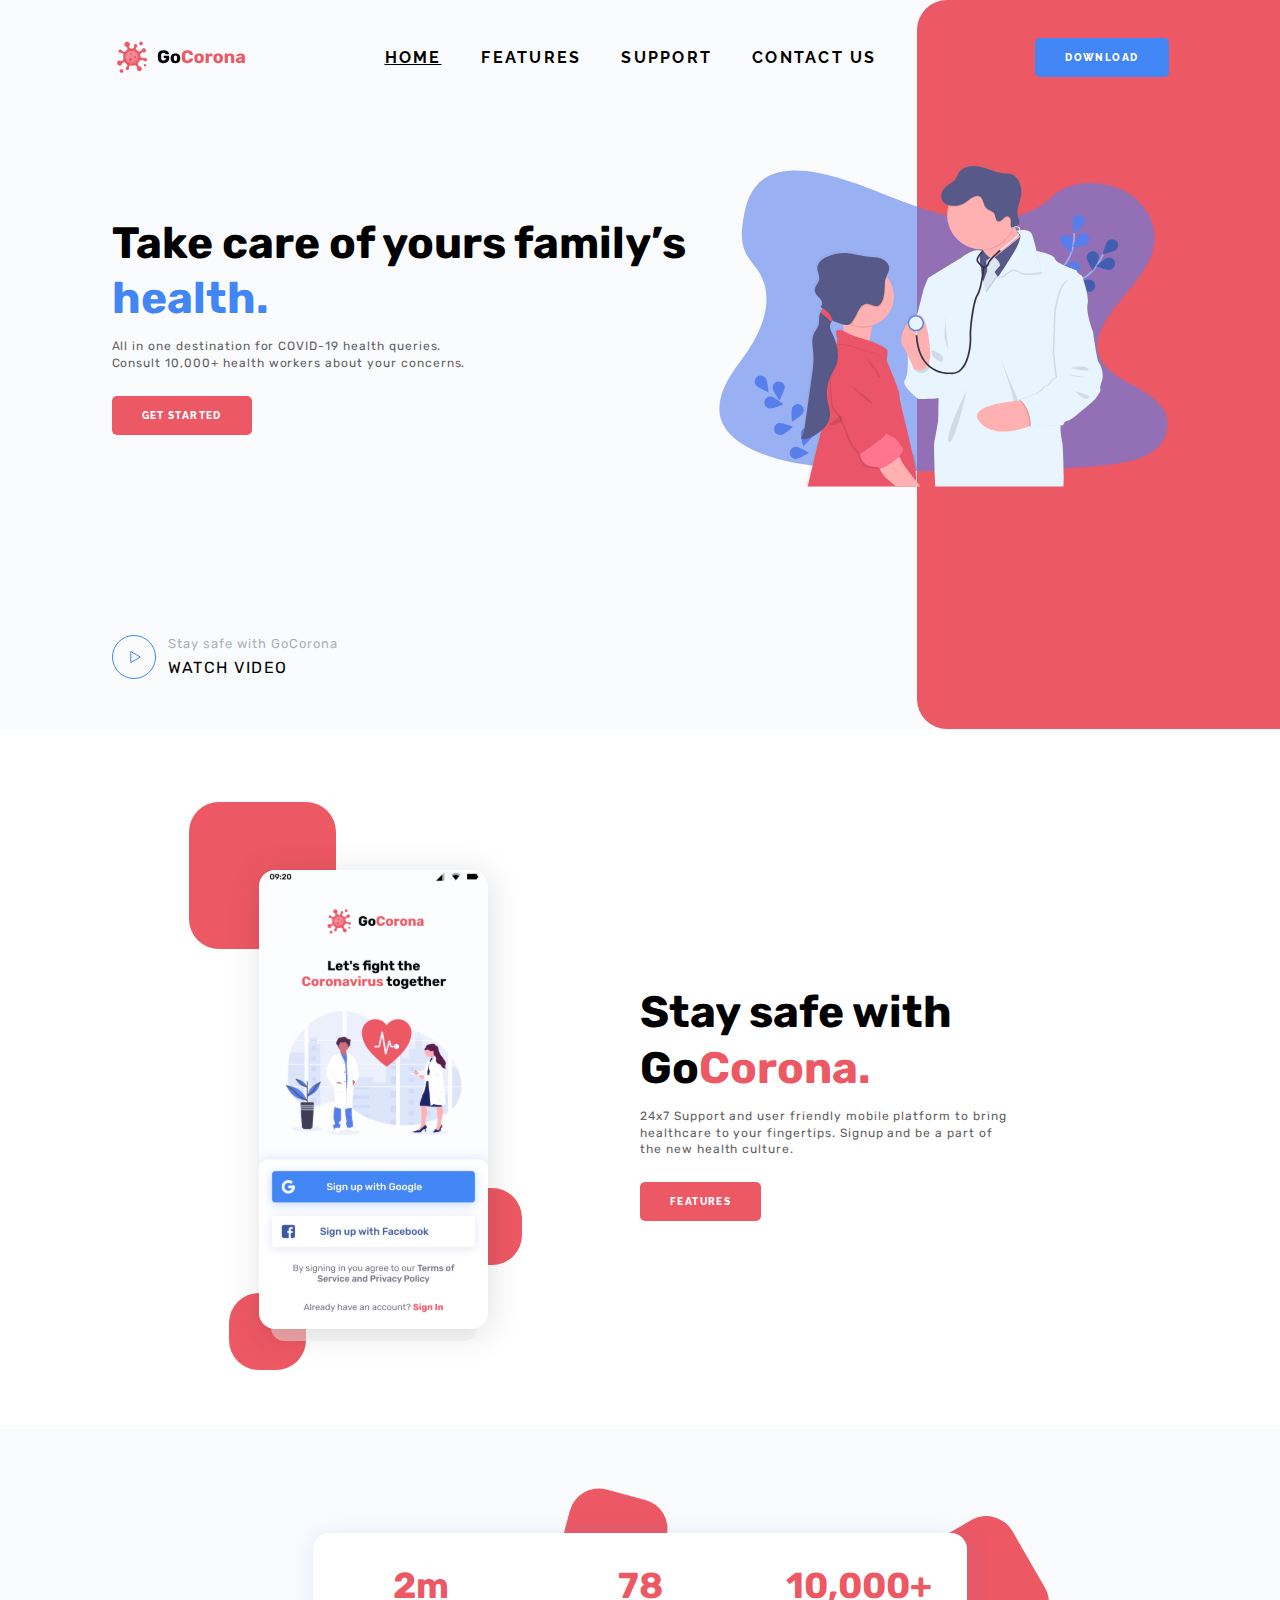
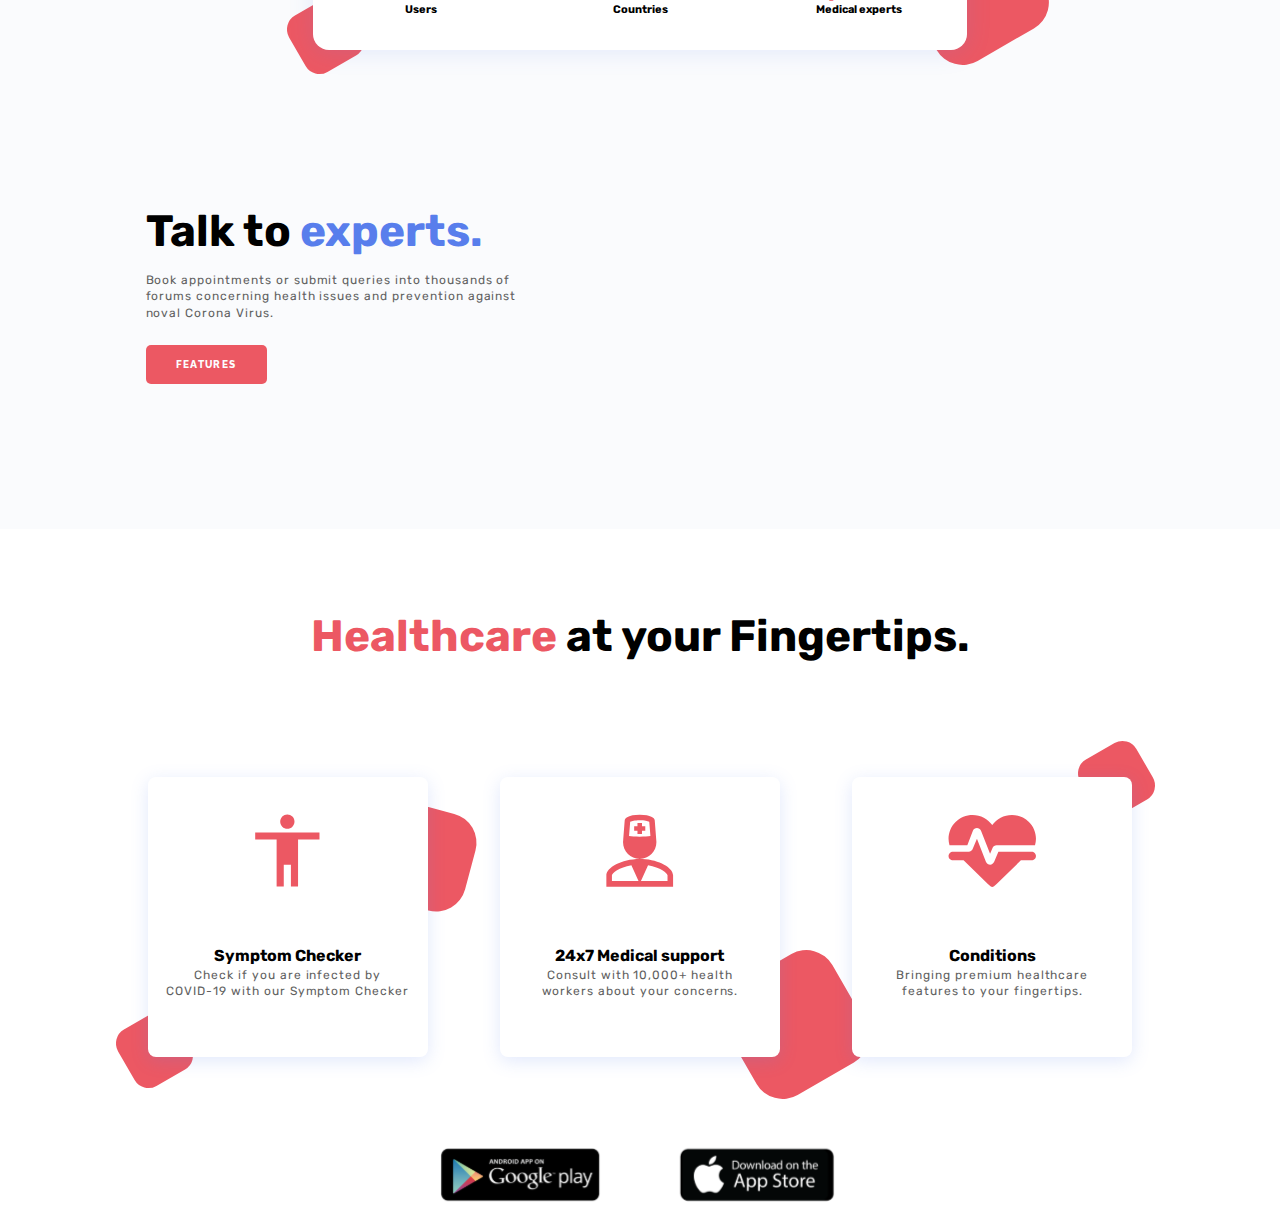
<file: index.html>
<!DOCTYPE html>
<html>
	<head>
		<meta charset="UTF-8">
		<meta name="viewport" content="width=device-width, initial-scale=1.0">
		<link rel="stylesheet" href="css/style.css">
		<title>GoCorona</title>
	</head>
	<body>
		<div class="wrapper">
			<header id="open" class="header">
				<div id="close" class="header__container">
					<a href="" class="header__logo">
						<img src="img/logo.svg" alt="Логотип">
					</a>
					<div class="header__menu menu">
						<nav class="menu__body">
							<ul class="menu__list">
								<li class="menu__item"><a href="#!" class="menu__link menu__link-a">HOME</a></li>
								<li class="menu__item"><a href="#!" class="menu__link">FEATURES</a></li>
								<li class="menu__item"><a href="#!" class="menu__link">SUPPORT</a></li>
								<li class="menu__item"><a href="contact_us.html" class="menu__link">CONTACT US</a></li>
							</ul>
						</nav>
					</div>
					<div class="header__button">
						<a href="#" class="button button_blue">DOWNLOAD</a>
						<a href="#open" class="icon-menu"><span></span></a>
						<a href="#close" class="close-icon-menu"></a>
					</div>
				</div>
			</header>
			<main class="main">
				<section class="get-started">
					<div class="get-started__container">
						<div class="inner">
							<div class="get-started__content">
								<h1 class="content__title">Take care of yours family’s <span class="text_blue">health.</span></h1>
								<p class="content__text">All in one destination for COVID-19 health queries.  Consult 10,000+ health workers about your concerns.</p>
								<a href="#!" class="button">GET STARTED</a>
							</div>
							<div class="get-started__image">
								<img src="img/docotor.svg" alt="doctor">
							</div>
						</div>
						<div class="get-started__video">
							<div class="video__icon">
								<img src="img/play.svg" alt="play">
							</div>
							<div class="video__descr">
								<p class="video__descr-text">Stay safe with GoCorona</p>
								<p class="video__descr-watch">Watch Video</p>
							</div>

						</div>
					</div>
				</section>
				<section class="stay-safe">
					<div class="stay-safe__container">
						<div class="stay-safe__media">
							<div class="stay-safe-s">
								<div class="media__image">
									<img src="img/phone.svg" alt="phone" class="media__image-img">
	
								</div>
								<div class="decor decor1"></div>
								<div class="decor decor2"></div>
								<div class="decor decor3"></div>
							</div>
							
							
						
						</div>
						<div class="get-started__content media-text">
							<h1 class="content__title">Stay safe with Go<span class="text_red">Corona.</span></h1>
							<p class="content__text">24x7 Support and user friendly mobile platform to bring healthcare to your fingertips. Signup and be a part of the new health culture.</p>
							<a href="#!" class="button">FEATURES</a>
						</div>
					</div>
				</section>
				<section class="talk">
					<div class="talk__container">
						<div class="talk__users">
							<div class="users__inner">
								<div class="inner__item">
									<h2 class="inner__item-title">2m</h2>
									<p class="inner__item-text">Users</p>
								</div>
								<div class="inner__item">
									<h2 class="inner__item-title">78</h2>
									<p class="inner__item-text">Countries</p>
								</div>
								<div class="inner__item">
									<h2 class="inner__item-title">10,000+</h2>
									<p class="inner__item-text">Medical experts</p>
								</div>
							</div>
							<div class="decor square1"></div>
							<div class="decor square2"></div>
							<div class="decor square3"></div>
						</div>
						<div class="talk__player">
							<div class="talk__content">
								<h1 class="content__title">Talk to  <span class="text_l-blue">experts.</span></h1>
								<p class="content__text">Book appointments or submit queries into thousands of forums concerning health issues and prevention against noval Corona Virus.</p>
								<a href="#!" class="button">Features</a>
							</div>
							<div class="talk__video">
								<iframe width="520" height="285" src="https://www.youtube.com/embed/5DGwOJXSxqg?si=6nTfcDcVEKIM8pih" title="YouTube video player" frameborder="0" allow="accelerometer; autoplay; clipboard-write; encrypted-media; gyroscope; picture-in-picture; web-share" allowfullscreen></iframe>
							</div>
						</div>
					</div>
				</section>
				<section class="healthcare">
					<div class="healthcare__container">
						<div class="healthcare__content">
							<h1 class="content__title"><span class="text_red">Healthcare </span>at your Fingertips.</h1>
						</div>
						<div class="healthcare__cards">
							<div class="cards__cont">
								<div class="card card1">
									<img src="img/people.svg" alt="people" class="icon">
									<h3 class="card__title">Symptom Checker</h3>
									<p class="card__text">Check if you are infected by <br> COVID-19 with our Symptom Checker</p>
								</div>
								<div class="card card2">
									<img src="img/doctor2.svg" alt="doctor" class="icon">
									<h3 class="card__title">24x7 Medical support</h3>
									<p class="card__text">Consult with 10,000+ health <br> workers about your concerns.</p>
								</div>
								<div class="card card3">
									<img src="img/heart.svg" alt="heart" class="icon">
									<h3 class="card__title">Conditions</h3>
									<p class="card__text">Bringing premium healthcare <br> features to your fingertips.</p>
								</div>
							</div>
							<div class="decor square4"></div>
							<div class="decor square5"></div>
							<div class="decor square6"></div>
							<div class="decor square7"></div>
						</div>
						<div class="app__cont">
							<img src="img/google-play.svg" alt="google-play" class="app-icon">
							<img src="img/app-store.svg" alt="app-store" class="app-icon">
						</div>
					</div>
				</section>
			</main>
		</div>
	</body>
</html>
</file>
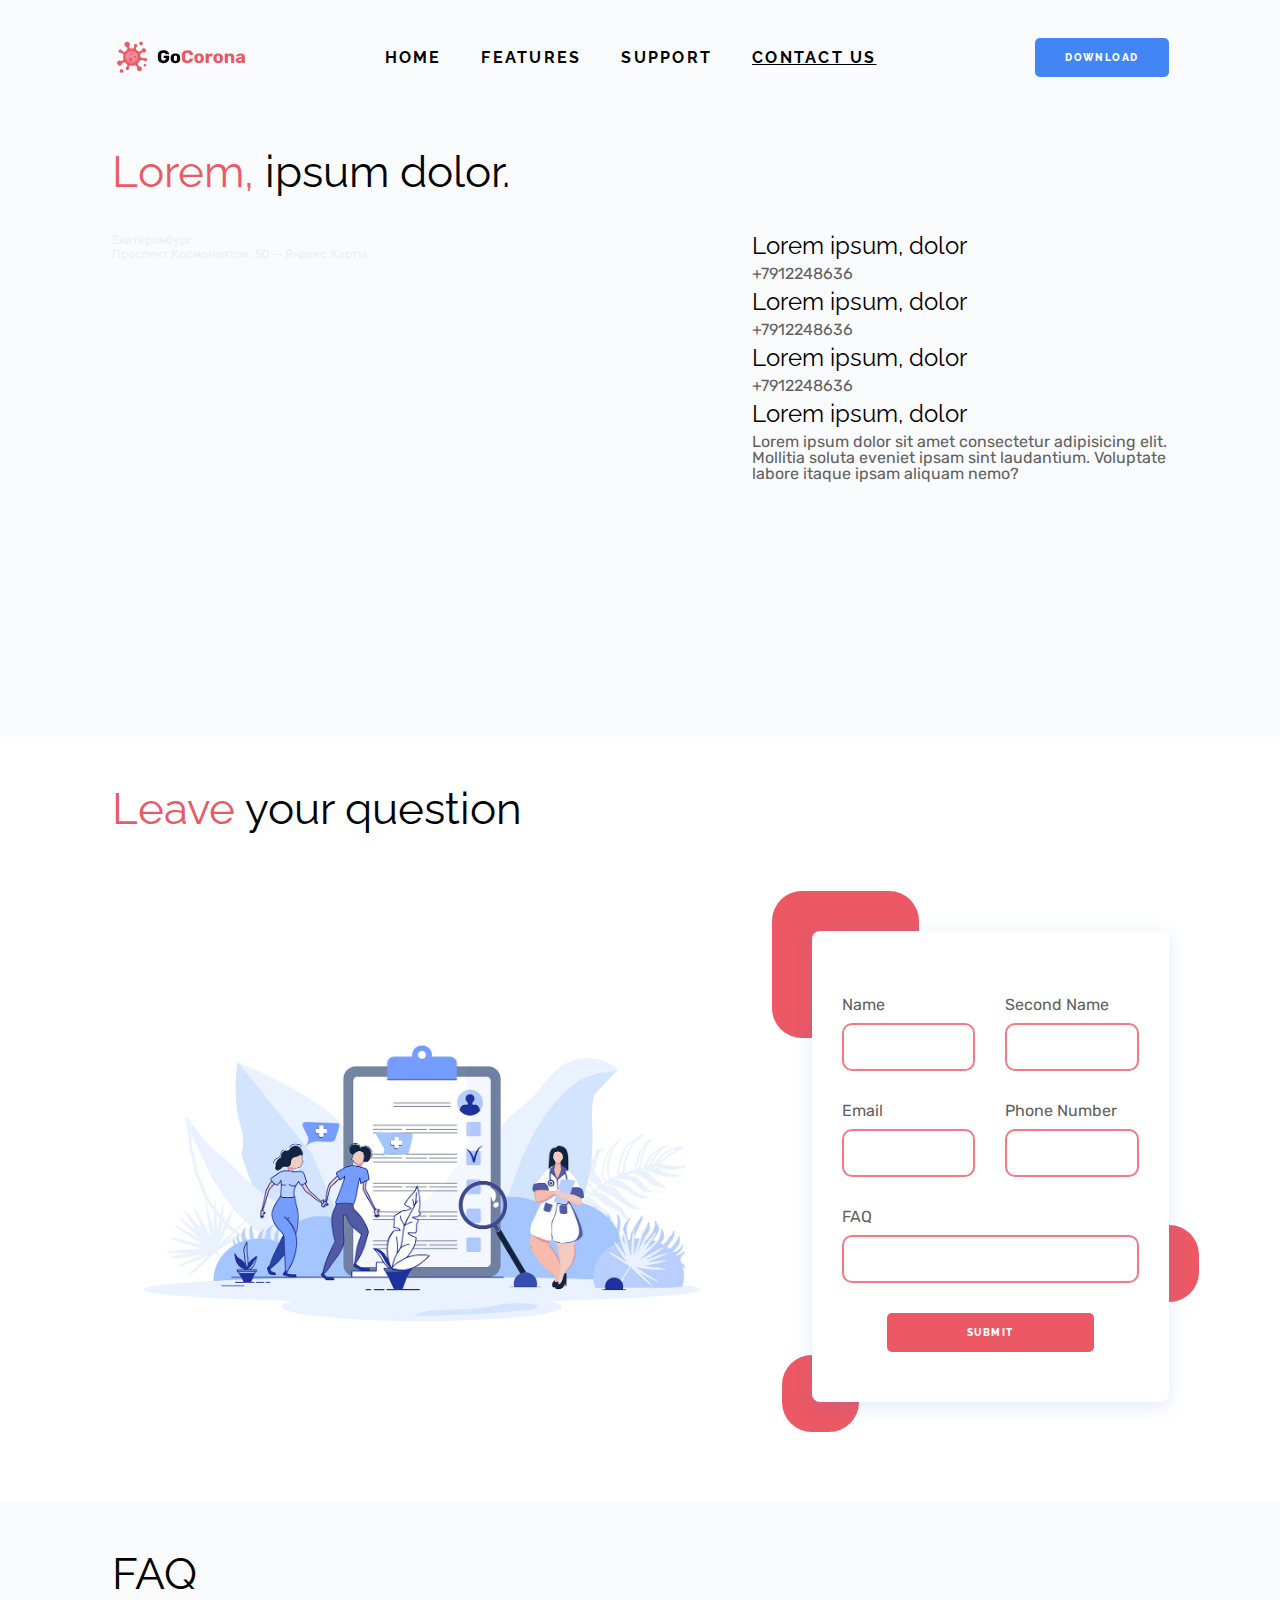
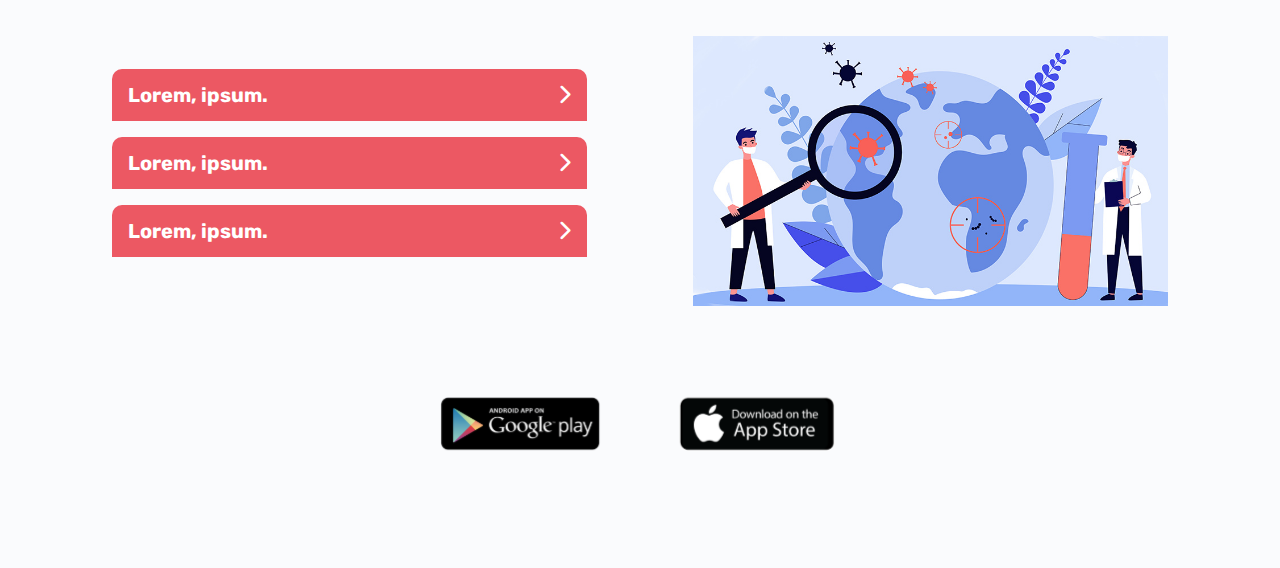
<file: contact_us.html>
<!DOCTYPE html>
<html lang="en">
<head>
    <meta charset="UTF-8">
    <meta name="viewport" content="width=device-width, initial-scale=1.0">
    <title>Document</title>
    <link rel="stylesheet" href="css/style.css">
    <link rel="stylesheet" href="css/style2.css">
    <link rel="stylesheet" href="https://cdnjs.cloudflare.com/ajax/libs/font-awesome/6.0.0-beta3/css/all.min.css">
</head>
<body>
    <div class="wrapper">
        <header id="open" class="header">
            <div id="close" class="header__container">
                <a href="" class="header__logo">
                    <img src="img/logo.svg" alt="Логотип">
                </a>
                <div class="header__menu menu">
                    <nav class="menu__body">
                        <ul class="menu__list">
                            <li class="menu__item"><a href="index.html" class="menu__link">HOME</a></li>
                            <li class="menu__item"><a href="#!" class="menu__link">FEATURES</a></li>
                            <li class="menu__item"><a href="#!" class="menu__link">SUPPORT</a></li>
                            <li class="menu__item"><a href="#!" class="menu__link menu__link-a">CONTACT US</a></li>
                        </ul>
                    </nav>
                </div>
                <div class="header__button">
                    <a href="#" class="button button_blue">DOWNLOAD</a>
                    <a href="#open" class="icon-menu"><span></span></a>
                    <a href="#close" class="close-icon-menu"></a>
                </div>
            </div>
        </header>
        <main class="main">
            <section class="map">
                <div class="map__container">
                    <h1 class="map__title"><span class="text_red">Lorem,</span> ipsum dolor.</h1>
                    <div class="map__inner">
                        <div class="map__map">
                            <div style="position:relative;overflow:hidden;"><a href="https://yandex.ru/maps/54/yekaterinburg/?utm_medium=mapframe&utm_source=maps" style="color:#eee;font-size:12px;position:absolute;top:0px;">Екатеринбург</a><a href="https://yandex.ru/maps/54/yekaterinburg/house/prospekt_kosmonavtov_50/YkkYcAZkT0AHQFtsfXR4cXhkYw==/?indoorLevel=1&ll=60.615159%2C56.889821&utm_medium=mapframe&utm_source=maps&z=17.6" style="color:#eee;font-size:12px;position:absolute;top:14px;">Проспект Космонавтов, 50 — Яндекс Карты</a><iframe src="https://yandex.ru/map-widget/v1/?indoorLevel=1&ll=60.615159%2C56.889821&mode=whatshere&whatshere%5Bpoint%5D=60.614877%2C56.890711&whatshere%5Bzoom%5D=17&z=17.6" width="560" height="400" frameborder="1" allowfullscreen="true" style="position:relative;"></iframe></div>
                        </div>
                        <div class="map__about">
                            <h2 class="about__title">Lorem ipsum, dolor</h2>
                            <p class="about__text">+7912248636</p>
                            <h2 class="about__title">Lorem ipsum, dolor</h2>
                            <p class="about__text">+7912248636</p>
                            <h2 class="about__title">Lorem ipsum, dolor</h2>
                            <p class="about__text">+7912248636</p>
                            <h2 class="about__title">Lorem ipsum, dolor</h2>
                            <p class="about__text">Lorem ipsum dolor sit amet consectetur adipisicing elit. Mollitia soluta eveniet ipsam sint laudantium. Voluptate labore itaque ipsam aliquam nemo?</p>
                        </div>
                    </div>
                    
                </div>
            </section>
            <section class="form">
                <div class="form__container">
                    <h1 class="map__title"><span class="text_red">Leave</span> your question</h1>
                    <div class="form__inner">
                        <div class="form__image">
                            <img src="img/form.jpg" alt="">
                        </div>
                        
                        <div class="form__box-inner">
                            <form class="form__cont">
                                <div action="" class="form__c">
                                    <div class="input__cont">
                                        <label for="" class="form__label">Name</label>
                                        <input type="text" class="form__input" required>
                                    </div>
                                    <div class="input__cont">
                                        <label for="" class="form__label">Second Name</label>
                                        <input type="text" class="form__input" required>
                                    </div>
                                    <div class="input__cont">
                                        <label for="" class="form__label">Email</label>
                                        <input type="text" class="form__input" required>
                                    </div>
                                    <div class="input__cont">
                                        <label for="" class="form__label">Phone Number</label>
                                        <input type="text" class="form__input" required>
                                    </div>
                                   
                                </div>
                                <div class="input__cont full">
                                    <label for="" class="form__label">FAQ</label>
                                    <input type="text" class="form__input" required>
                                </div>
                                <div class="button_c">
                                    <button href="#!" class="button form-b" type="">SUBMIT</button>
                                </div>
                                
                            </form>
                            <div class="decor decor4"></div>
                            <div class="decor decor5"></div>
                            <div class="decor decor6"></div>
                        </div>
                        
                        
                    </div>
                    
                </div>
            </section>
            <section class="faq">
                <div class="faq__container">
                    <h1 class="map__title">FAQ</h1>
                    <div class="faq__inner">
                        <div class="faq__faq">
                            <div for="" class="faq__label">
                                <input type="checkbox" id="check1" class="faq__input">
                                <label for="check1" class="faq__heading">Lorem, ipsum. <i class="fa-solid fa-chevron-right"></i></label>
                                <div class="faq__answer">
                                    <p class="faq__text">Lorem ipsum dolor sit amet consectetur adipisicing elit. Dolor, consequatur.</p>
                                </div>
                            </div>
                            <div for="" class="faq__label">
                                <input type="checkbox" id="check2" class="faq__input">
                                <label for="check2" class="faq__heading">Lorem, ipsum. <i class="fa-solid fa-chevron-right"></i></label>
                                <div class="faq__answer">
                                    <p class="faq__text">Lorem ipsum dolor sit amet consectetur adipisicing elit. Dolor, consequatur.</p>
                                </div>
                            </div>
                            <div for="" class="faq__label">
                                <input type="checkbox" id="check3" class="faq__input">
                                <label for="check3" class="faq__heading">Lorem, ipsum. <i class="fa-solid fa-chevron-right"></i></label>
                                <div class="faq__answer">
                                    <p class="faq__text">Lorem ipsum dolor sit amet consectetur adipisicing elit. Dolor, consequatur.</p>
                                </div>
                            </div>
                        </div>
                        <div class="faq__img">
                            <img src="img/faq.jpg" alt="">
                        </div>
                    </div>
                    <div class="app__cont">
                        <img src="img/google-play.svg" alt="google-play" class="app-icon">
                        <img src="img/app-store.svg" alt="app-store" class="app-icon">
                    </div>
                    
                </div>
                
            </section>
        </main>
    </div>
</body>
</html>
</file>
<file: css/style.css>
@import url('https://fonts.googleapis.com/css2?family=Raleway:wght@700;800&family=Rubik:wght@400;700&display=swap');
  
/*Переменные*/
:root {
  --black: #000;
  --white: #fff;
  --dark-coral: #EC5863;
  --dark-lilac:#4285f4;
  --coral: #f37a82;
  --lilac:#70a3f7;
  --bg: #fafbfd;
  --box-shadow: 0px 4px 18px rgba(88, 126, 236, 0.18);
  --fz: 1rem;
  --width-full: 100%;
  --line-spacing: 1.4;

}
/* Обнуление */
*,
*::before,
*::after {
	padding: 0;
	margin: 0;
	border: 0;
	box-sizing: border-box;
}
a {
	text-decoration: none;
}
ul,
ol,
li {
	list-style: none;
}
img {
	vertical-align: top;
}

h1,
h2,
h3,
h4,
h5,
h6 {
	font-weight: inherit;
	font-size: inherit;
}

/*глобальные стили*/
html,
body {
	min-height: 100vh;
	line-height: 1;
}

body {
	font-family: 'Rubik', sans-serif;
	font-size: var(--fz);
	font-weight: 400;
	color: #616161;
}

.menu__link-a{
	text-decoration: underline;
}

.wrapper {
	overflow: hidden;
	display: flex;
	flex-direction: column;
	min-height: 100%;
}

.main {
	flex: 1 1 auto;
}

[class*="__container"] {
	max-width: 1087px;
	margin: 0px auto;
	padding: 0px 15px;
}

@media (max-width: 1087px) {
	[class*="__container"] {
		max-width: 970px;
	}
}

@media (max-width: 992px) {
	[class*="__container"] {
		max-width: 750px;
	}
}

@media (max-width: 768px) {
	[class*="__container"] {
		max-width: none;
    text-align: center;
	}
}

/*шапка*/
.header {
	position: absolute;
	width: var(--width-full);
	top: 0;
	left: 0;
	z-index: 50;
}

.header__container {
	display: flex;
	min-height: 114px;
	align-items: center;
	
}

.header__logo {
	position: relative;
	z-index: 5;
}

.header__menu {
	flex: 1 1 auto;
}

.header__button {
	position: relative;
	z-index: 5;
	flex: 0 0 252px;
	display: flex;
	justify-content: flex-end;
	align-items: center;
}

.button{
    border-radius: 5px;
    background: var(--dark-coral);
    color: #FCFDFE;
    font-family: "Raleway", sans-serif;
    font-size: 10px;
    font-weight: 800;
    line-height: normal;
    letter-spacing: 1.4px;
    padding: 14px 30px;
	transition: all 0.5s;
	display: inline-block;
	text-transform: uppercase;
}

.button:hover {
	background-color: var(--coral);
}
.button_blue {
	background-color: var(--dark-lilac);
}
.button_blue:hover {
	background-color: var(--lilac);
}

.menu__list{
	display: flex;
	justify-content: flex-end;
}

.menu__item{
	margin: 0 40px 0 0;
}

.menu__link{
	color: var(--black);
	font-family: "Raleway", sans-serif;
	font-size: var(--fz);
	font-weight: 700;
	line-height: normal;
	letter-spacing: 2.24px;
}

.menu__link:hover{
	text-decoration: underline;
}

@media (max-width: 992px) {
	.header__container {
		min-height: 80px;
	}

	.header__button{
		flex: 0 0 170px;
	}

	.menu__item{
		margin: 0 20px 0 0 ;
	}

	.menu__link{
		font-size: 0.8rem;
	}
}

@media (max-width: 768px) {
	.menu__body{
		position: fixed;
		top: 0;
		left: -100%;
		width: var(--width-full);
		height: 100%;
		overflow: auto;
		background: var(--white);
		/* box-shadow: var(--box-shadow); */
		padding: 90px 15px 30px 15px;
		transition: all 0.5s;
	}

	.header:target .menu__body {
		left: 0;
	}

	.header:target .menu__body::before{
		content: "";
		position: fixed;
		top: 0;
		left: 0;
		height: 80px;
		width: var(--width-full);
		background: var(--white);
	}

	.menu__list{
		flex-direction: column;
		justify-content: center;
		align-items: center;
	}

	.menu__item{
		margin: 0 0 15px 0 ;
	}
	
}

@media (max-width: 480px) {
	.header__logo{
		flex: 0 0 40px;
	}
}

.icon-menu, .close-icon-menu{
	display: none;
}

@media (max-width: 768px) {
	.icon-menu{
		display: flex;
		position: relative;
		flex-direction: column;
		justify-content: space-between;
		height: 18px;
		flex: 0 0 30px;
		margin: 0 0 0 20px;
	}
	.icon-menu::after, .icon-menu::before{
		content: "";
		height: 2px;
		background: var(--black);
	}

	.icon-menu span{
		height: 2px;
		background: var(--black);
	}

	.close-icon-menu{
		position: relative;
		flex: 0 0 30px;
		height: 30px;
		margin: 0 0 0 20px;
	}

	.close-icon-menu::after, .close-icon-menu::before{
		content: "";
		position: absolute;
		top: 50%;
		left: 0;
		width: var(--width-full);
		background: var(--black);
		height: 2px;
	}

	.close-icon-menu::before{
		transform: rotate(45deg);
	}

	.close-icon-menu::after{
		transform: rotate(-45deg);
	}


	.header:target .icon-menu{
		display: none;
	}

	.header:target .close-icon-menu{
		display: flex;
	}

}

.get-started{
	background: var(--bg);
	
}

.get-started__container{
	padding: 163px 15px 50px 15px;
	position: relative;
	
}

.inner{
	display: flex;
	align-items: center;
	justify-content: space-between;
}

.get-started__container::before{
	content: "";
	position: absolute;
	width: 100vw;
	height: 100%;
	right: 267px;
	background: var(--dark-coral);
	top: 0;
	border-radius: 30px 0 0 30px;
	transform: translate(100%, 0px);
}

.content__title{
	color: var(--black);
	font-size: 44px;
	font-style: normal;
	font-weight: 700;
	line-height: 126%;
}

.text_blue{
	color: var(--dark-lilac);
}
.text_red{
	color: var(--dark-coral);
}

.content__text{
	font-size: 12px;
	line-height: 138.5%;
	letter-spacing: 0.96px;
	margin-top: 12px;
	margin-bottom: 24px;
	max-width: 375px;
}

.get-started__video{
	flex: 1 1 100%;
	margin-top: 148px;
	display: flex;
	align-items: center;
	gap: 12px;
}

.video__descr-text{
	color: #B0B0B0;
	font-size: 13px;
	line-height: 126%;
	letter-spacing: 1.04px;
}

.video__descr-watch{
	color: var(--black);
	font-weight: 400;
	line-height: 126%;
	letter-spacing: 1.485px;
	text-transform: uppercase;
	margin-top: 5px;
}


.get-started__image{
	
	z-index: 2;
}

.get-started__image img{
	max-width: 100%;
}

@media (max-width: 1087px) {
	.inner{
		max-width: 700px;
		flex-direction: column;
		align-items: flex-start;
		gap: 2rem;
	}
}
@media (max-width: 992px) {
	.get-started__container{
		text-align: center;
		justify-content: center;
	}
	.get-started__container::before{
		background: none;
	}
	.get-started__image{
		margin: 0 auto;
	}
	.content__text{
		margin-left: auto;
		margin-right: auto;
	}
	.get-started__video{
		justify-content: center;
		margin-top: 50px;
	}
}

.stay-safe__container{
	display: flex;
	align-items: center;
	justify-content: space-between;
	height: 700px;
	padding-top: 3rem;
}

.stay-safe__media, .media-text{
	flex: 0 1 50%;
}

.stay-safe__media{
	position: relative;
	text-align: center;
}

.media__image-img{
	position: relative;
	z-index: 5;
	max-width: 100%;
}


.decor{
	position: absolute;
	background: var(--dark-coral);
	border-radius: 30px;
	width: 77px;
	height: 77px;
}
.media__image{
	width: 100%;
	position: relative;
	max-width: var(--width-full);
	z-index: 10;
	display: inline-block;

}

.stay-safe-s{
	display: inline-block;
	position: relative;
}
.decor1{
	width: 147px;
	height: 147px;
	top: -40px;
	left: -40px;

}

.decor2{
	width: 77px;
	height: 77px;
	bottom: -5px;
	left: 0;
}

.decor3{
	width: 77px;
	height: 77px;
	right: 0px;
	bottom: 100px;
}

@media (max-width: 992px) {
	.stay-safe__container{
		flex-direction: column;
		height: auto;
		text-align: center;
		padding: 4rem 0;
		gap: 2rem;
	}
}

@media (max-width: 480px) {
	.decor{
		display: none;
	}
}

.talk__container{
	height: 700px;
	padding-top: 104px;
}

.talk{
	background: var(--bg);
}

.inner__item-title{
	color: var(--dark-coral);
	font-size: 36px;
	font-weight: 700;
}

.inner__item-text{
	color: #000;
	font-size: 11px;
	font-weight: 700;
}

.inner__item{
	flex: 0 1 33%;
}

.users__inner{
	display: flex;
	text-align: center;
	justify-content: space-between;
	/* padding: 0 80px; */
	max-width: 654px;
	background: var(--white);
	height: 117px;
	align-items: center;
	border-radius: 16px;
	box-shadow: 0px 2px 24px 0px rgba(88, 126, 236, 0.15);
	z-index: 10;
	position: relative;
	
	
}

.talk__users{
	margin: 0 auto;
	max-width: 654px;
	position: relative;
	
}

.text_l-blue{
	color: #587EEC;;
}

.talk__player{
	display: flex;
	justify-content: space-between;
	align-items: center;
	max-width: 989px;
	margin: 0 auto;
	margin-top: 100px;
}

.square1{
	width: 65px;
	height: 65px;
	transform: rotate(-30deg);
	border-radius: 16px;
	top: 70px;
	left: -20px;
}

.square2{
	width: 100px;
	height: 100px;
	transform: rotate(105deg);
	top: -40px;
	left: 250px;
}

.square3{
	width: 125px;
	height: 125px;
	transform: rotate(-30deg);
	top: -5px;
	right: -70px;
}


@media (max-width: 992px){
	.square1, .square2, .square3{
		display: none;
	}
	.talk__player{
		flex-direction: column;
		align-items: center;
		text-align: center;
		gap: 3rem;
		margin-top: 50px;
	}
	.talk__container{
		height: auto;
		padding-bottom: 3rem;
		padding-top: 3rem;
	}
}

@media (max-width: 540px){
	iframe{
		max-width: 90%;
		height: 200px;
	}
}

.healthcare__content{
	text-align: center;
}

.healthcare__container{
	height: 700px;
	padding-top: 80px;
}

.card{
	text-align: center;
	background-color: var(--white);
	width: 280px;
	height: 280px;
	box-shadow: 0px 4px 18px 0px rgba(88, 126, 236, 0.18);
	border-radius: 8px;
}

.cards__cont{
	display: flex;
	justify-content: space-around;
	margin-top: 112px;
	z-index: 10;
	position: relative;
	
	
}

.card img{
	margin-top: 37px;
}

.card__title{
	color: var(--black);
	margin-top: 58px;
	font-size: 16px;
	font-weight: 700;
	line-height: 138.5%;
}

.card__text{
	color: #616161;
	font-size: 12px;
	font-weight: 400;
	line-height: 138.5%;
	letter-spacing: 0.96px;
	margin: 0 auto;
}

.app__cont{
	display: flex;
	align-items: center;
	padding: 10px 0;
	justify-content: space-between;
	max-width: 400px;
	margin: 0 auto;
	margin-top: 75px;
}

.healthcare__cards{
	position: relative;
}

.square4{
	width: 65px;
	height: 65px;
	transform: rotate(-30deg);
	border-radius: 16px;
	bottom: -25px;
	left: 10px;
}

.square5{
	width: 100px;
	height: 100px;
	transform: rotate(105deg);
	top: 30px;
	left: 260px;
	border-radius: 30px;
}

.square6{
	width: 125px;
	height: 125px;
	transform: rotate(-30deg);
	border-radius: 30px;
	bottom: -30px;
	left: 620px;
}

.square7{
	width: 65px;
	height: 65px;
	transform: rotate(-30deg);
	border-radius: 16px;
	top: -30px;
	right: 20px;
	
}

@media (max-width: 992px){
	.square4, .square5, .square6, .square7{
		display: none;
	}
	.cards__cont{
		gap: 3rem;
	}
}

@media (max-width: 768px){
	.healthcare__container{
		height: auto;
	}
	.cards__cont{
		flex-direction: column;
		margin-top: 20px;
	}
	.card{
		width: 100%;
	}
	.app__cont{
		margin-top: 20px;
	}
}

@media (max-width: 480px){
	.app__cont{
		flex-direction: column;
	}
}
</file>
<file: css/style2.css>
:root {
    --black: #000;
    --white: #fff;
    --dark-coral: #EC5863;
    --dark-lilac:#4285f4;
    --coral: #f37a82;
    --lilac:#70a3f7;
    --bg: #fafbfd;
    --box-shadow: 0px 4px 18px rgba(88, 126, 236, 0.18);
    --fz: 1rem;
    --width-full: 100%;
    --line-spacing: 1.4;
  
  }



body {
	font-family: 'Rubik', sans-serif;
	font-size: var(--fz);
	font-weight: 400;
	color: #616161;
}

.map{
    background-color: var(--bg);
}

.map__container{
    padding-top: 150px;
    padding-bottom: 100px;
}

.map__title{
    font-family: Raleway;
    font-size: 44px;
    color: var(--black);
    margin-bottom: 40px;
}

.map__inner{
    display: flex;
    justify-content: flex-start;
    gap: 5rem;
}

.about__title{
    font-family: Raleway;
    font-size: 24px;
    color: var(--black);
}

.about__text{
    margin: 0.5rem 0;
}


@media (max-width: 992px) {
    .map__inner{
        flex-direction: column-reverse;
        text-align: center;
    }
    .map__title{
        text-align: center;
    }
}




/* form section */






.form__container{
    padding-top: 50px;
    padding-bottom: 100px;
}

.form__c{
    display: flex;
    flex-wrap: wrap;
    justify-content: space-between;
}

.form__image{
    display: inline-block;
    /* flex: 0 1 90%; */
}

.form__label{
    margin-bottom: 10px;
}

.form__image img{
    display: inline-block;
    max-width: 100%;
}

.form__inner{
    display: flex;
    align-items: center;
    gap: 5rem;
    margin-top: 100px;
}

.input__cont{
    width: 45%;
    display: flex;
    flex-direction: column;
    margin: 1rem 0;
    
}
.form__input{
    height: 3rem;
    border: 2px solid var(--coral);
    outline: none;
    border-radius: 10px;
    padding-left: 5px;
}

.full{
    width: 100%;
}

.form-b{
    padding: 14px 60px;
    display: block;
    text-align: center;
    width: 70%;
    margin: 0 auto;
    margin-top: 30px;
}

.form__cont{
    background-color: var(--white);
    box-shadow: 0px 4px 18px 0px rgba(88, 126, 236, 0.18);
    padding: 50px 30px;
    border-radius: 8px;
}

.form__box-inner{
    position: relative;
}

.form__cont{
    position: relative;
    z-index: 2;
}

.decor4{
	width: 147px;
	height: 147px;
	top: -40px;
	left: -40px;

}

.decor5{
	width: 77px;
	height: 77px;
	bottom: -30px;
	left: -30px;
}

.decor6{
	width: 77px;
	height: 77px;
	right: -30px;
	bottom: 100px;
}

@media (max-width: 992px) {
    .form__inner{
        flex-direction: column;
    }
}

@media (max-width: 480px) {
    .form__inner{
        margin-top: 0;
    }
}


/* faq section */  





.faq{
    background-color: var(--bg);
    padding-bottom: 100px;
}

.faq__container{
    padding-top: 50px;
}

.faq__label{
    
    /* max-width: 600px; */
    /* width: 600px; */
    overflow: hidden;
    margin: 0 auto;
    margin-bottom: 16px;
}

.faq__input {
    position: absolute;
    opacity: 0;
    z-index: -1;
}

.faq__input:last-child{
    margin-bottom: 0;
}

.faq__heading{
    border-radius: 10px 10px 0 0 ;
    display: flex;
    justify-content: space-between;
    padding: 16px;
    color: var(--white);
    /* width: 70%; */
    background-color: var(--dark-coral);
    font-weight: bold;
    font-size: 20px;
}

.faq__heading i{
    transition: all 0.3s;
}

.faq__answer {
    /* width: 70%; */
    max-height: 0;
    padding: 0 16px;
    background: var(--coral);
    transition: all 0.3s;
    border-radius: 0 0 10px 10px;
}
.faq__answer p{
    margin: 0;
    color: var(--white);
    font-size: 18px;
}

input:checked ~ .faq__heading i{
    transform: rotate(90deg);
}

input:checked ~ .faq__answer {
    max-height: 100vh;
    padding: 16px;
}

.faq__inner{
    display: flex;
    align-items: center;
    justify-content: space-between;
}

.faq__faq{
    flex: 0 1 45%;
}

.faq__img img{
    max-width: 100%;
}

.faq__img{
    flex: 0 1 45%;
}

@media (max-width: 992px) {
    .faq__inner{
        flex-direction: column;
    }
    .faq__faq{
        width: 100%;
    }
}
</file>
